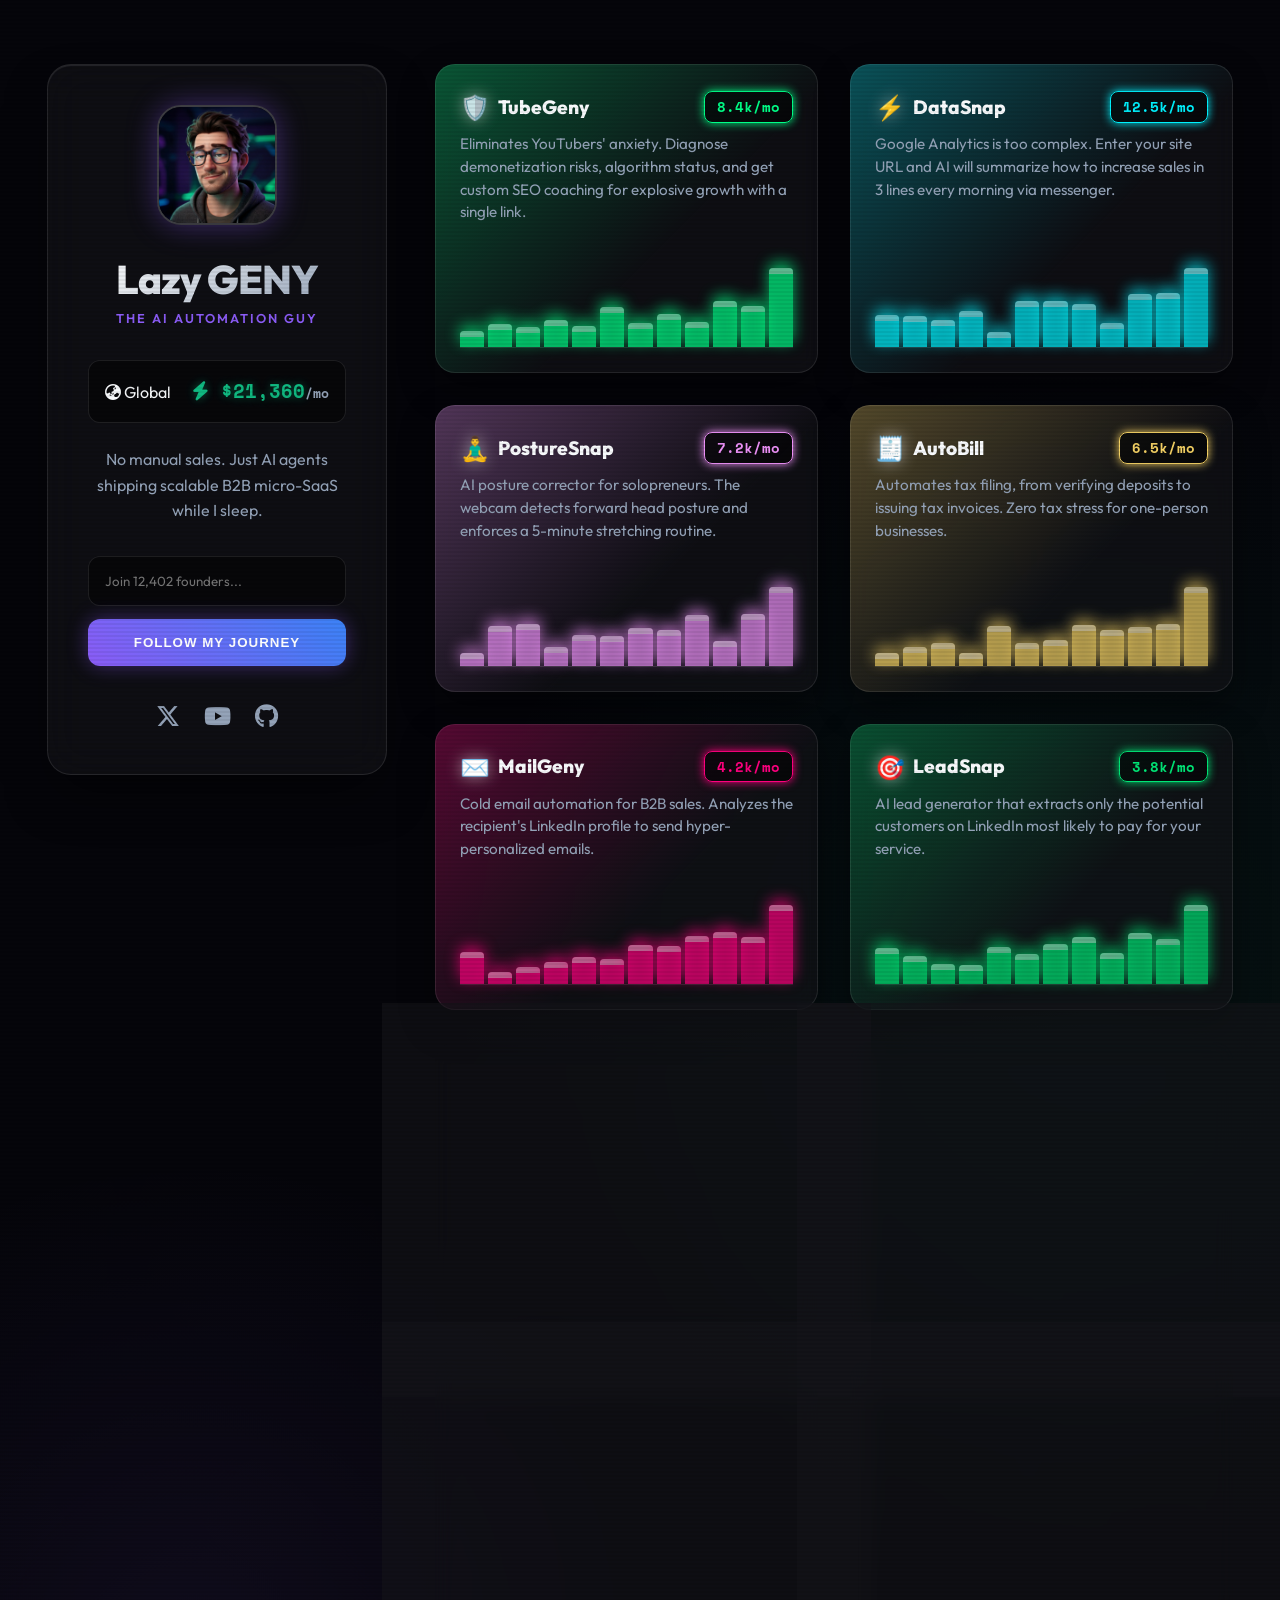
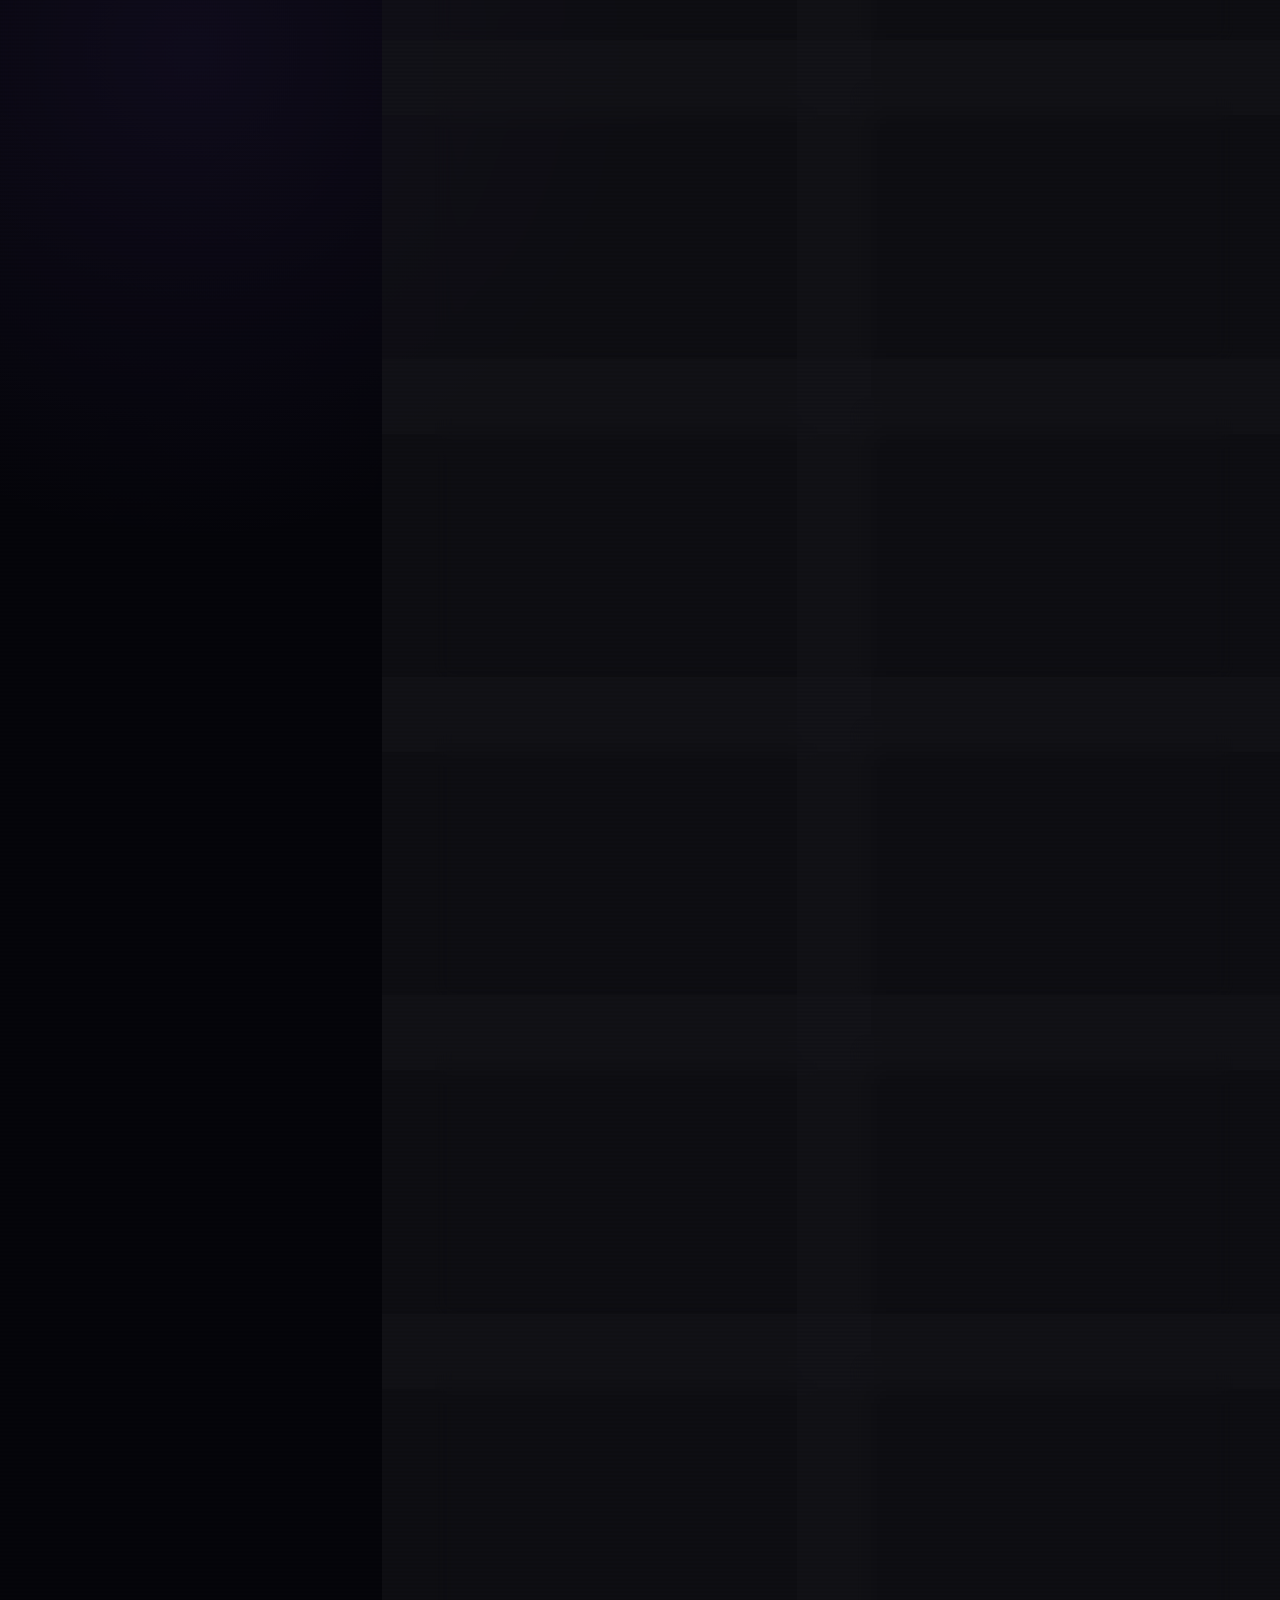
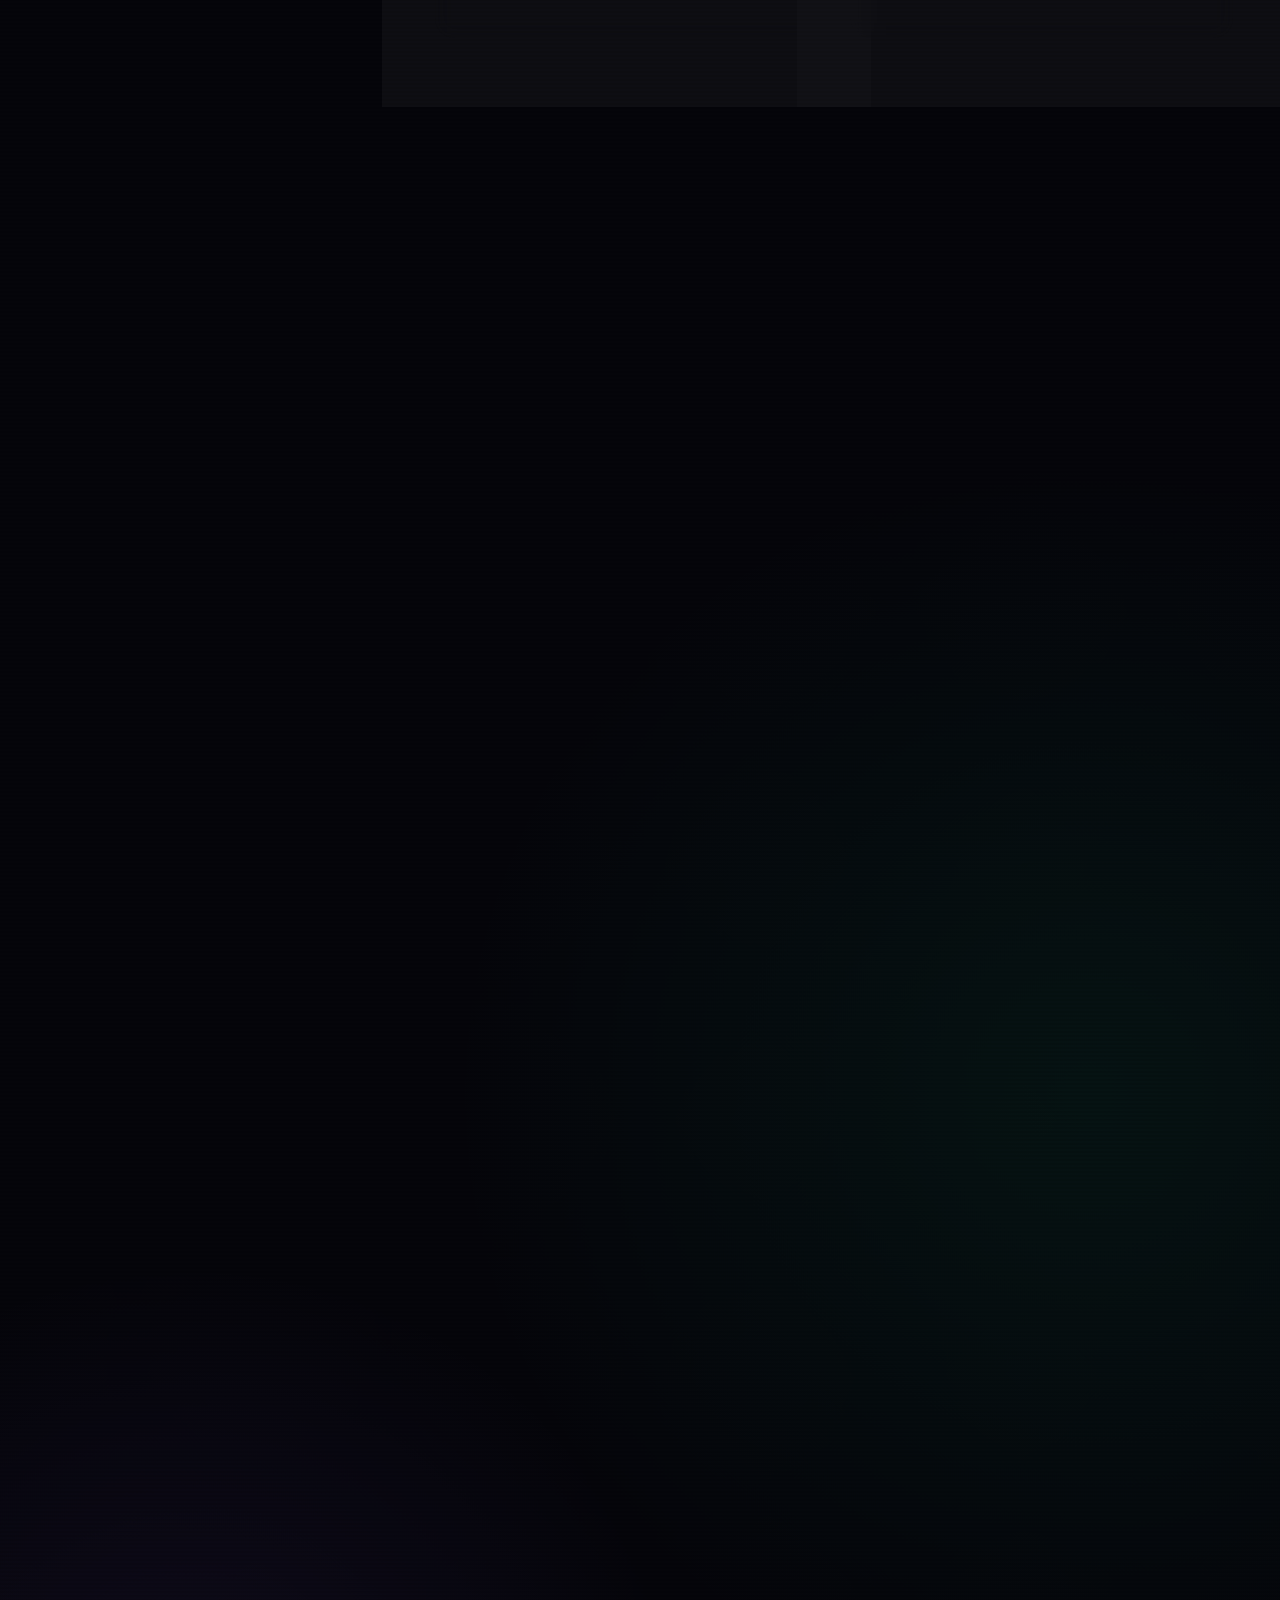
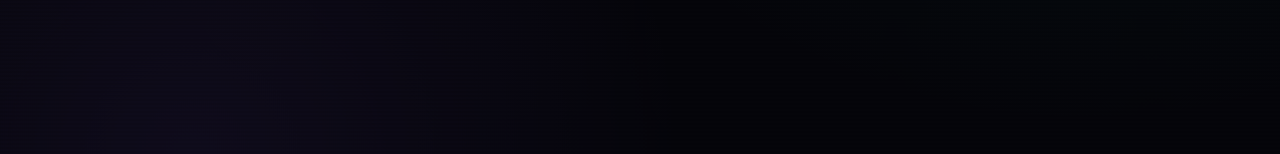
<file: index.html>
<!DOCTYPE html>
<html lang="en">
<head>
    <meta charset="UTF-8">
    <meta name="viewport" content="width=device-width, initial-scale=1.0">
    <script>
        if (window.location.hostname.includes('tubegeny')) {
            // Stop page rendering immediately to prevent flicker
            document.write('<style>body { display: none !important; }</style>');
            
            // Fetch the tubegeny content and replace the DOM completely
            fetch('/tubegeny.html')
                .then(response => response.text())
                .then(html => {
                    document.open();
                    document.write(html);
                    document.close();
                });
        }
    </script>
    <title>My Indie Portfolio - 3D Neon Edition</title>
    <link href="https://fonts.googleapis.com/css2?family=Outfit:wght@300;400;600;800&family=Space+Mono:wght@400;700&display=swap" rel="stylesheet">
    <link rel="stylesheet" href="style.css">
    <link rel="stylesheet" href="https://cdnjs.cloudflare.com/ajax/libs/font-awesome/6.4.0/css/all.min.css">
</head>
<body>
    <div class="ambient-glow"></div>
    <div class="layout">
        <!-- Left Sidebar (3D Floating Profile) -->
        <aside class="sidebar">
            <div class="profile-card 3d-element">
                <div class="profile-img-container">
                    <img src="profile.png" alt="Profile" class="avatar">
                </div>
                
                <h1 class="name">Lazy GENY</h1>
                <p class="tagline">The AI Automation Guy</p>
                
                <div class="stats-box neon-box">
                    <span class="location"><i class="fa-solid fa-earth-asia"></i> Global</span>
                    <span class="total-mrr-badge"><i class="fa-solid fa-bolt"></i> <span id="total-mrr">$0</span><span class="mo">/mo</span></span>
                </div>
                
                <p class="bio">
                    No manual sales. Just AI agents shipping scalable B2B micro-SaaS while I sleep.
                </p>
                
                <form class="subscribe-form" onsubmit="event.preventDefault(); alert('Subscribed!');">
                    <input type="email" placeholder="Join 12,402 founders..." required>
                    <button type="submit" class="neon-btn">Follow My Journey</button>
                </form>
                
                <div class="social-links">
                    <a href="#" class="neon-icon"><i class="fa-brands fa-x-twitter"></i></a>
                    <a href="#" class="neon-icon"><i class="fa-brands fa-youtube"></i></a>
                    <a href="#" class="neon-icon"><i class="fa-brands fa-github"></i></a>
                </div>
            </div>
        </aside>

        <!-- Right Content (3D Cards Grid) -->
        <main class="projects-grid" id="project-list">
            <!-- Projects injected via JS -->
        </main>
    </div>

    <script src="script.js"></script>
</body>
</html>
</file>
<file: style.css>
:root {
    --bg-dark: #05050a;
    --card-bg: rgba(20, 20, 25, 0.6);
    --text-main: #f8fafc;
    --text-muted: #94a3b8;
    --border-light: rgba(255, 255, 255, 0.1);
    --font-sans: 'Outfit', sans-serif;
    --font-mono: 'Space Mono', monospace;
}

* {
    box-sizing: border-box;
    margin: 0;
    padding: 0;
}

body {
    font-family: var(--font-sans);
    background-color: var(--bg-dark);
    color: var(--text-main);
    line-height: 1.5;
    overflow-x: hidden;
    perspective: 1200px; /* Essential for 3D effect on body */
    background-image: 
        radial-gradient(circle at 15% 50%, rgba(139, 92, 246, 0.08), transparent 25%),
        radial-gradient(circle at 85% 30%, rgba(16, 185, 129, 0.08), transparent 25%);
}

.ambient-glow {
    position: fixed;
    top: -50%; left: -50%; width: 200%; height: 200%;
    background: repeating-linear-gradient(transparent, transparent 2px, rgba(0,0,0,0.3) 2px, rgba(0,0,0,0.3) 4px);
    pointer-events: none;
    z-index: 9999;
    opacity: 0.2;
}

.layout {
    display: flex;
    max-width: 1250px;
    margin: 0 auto;
    padding: 4rem 2rem;
    gap: 3rem;
}

/* Sidebar - Profile Card */
.sidebar {
    width: 340px;
    flex-shrink: 0;
    position: sticky;
    top: 4rem;
    height: fit-content;
}

.profile-card {
    background: var(--card-bg);
    backdrop-filter: blur(20px);
    border: 1px solid var(--border-light);
    border-radius: 24px;
    padding: 2.5rem;
    box-shadow: 
        0 25px 50px -12px rgba(0, 0, 0, 0.5),
        inset 0 1px 1px rgba(255, 255, 255, 0.1);
    transform-style: preserve-3d;
    transition: transform 0.3s ease;
}

.profile-card:hover {
    transform: translateY(-5px) rotateX(2deg) rotateY(-2deg);
}

.profile-img-container {
    width: 120px;
    height: 120px;
    border-radius: 24px;
    overflow: hidden;
    margin: 0 auto 1.5rem auto;
    border: 2px solid rgba(255,255,255,0.2);
    box-shadow: 0 0 30px rgba(139, 92, 246, 0.4); /* Neon Glow */
    transform: translateZ(30px); /* Pops out in 3D */
}

.avatar {
    width: 100%;
    height: 100%;
    object-fit: cover;
}

.name {
    text-align: center;
    font-size: 2.5rem;
    font-weight: 800;
    letter-spacing: -1px;
    background: linear-gradient(135deg, #fff, #94a3b8);
    -webkit-background-clip: text;
    -webkit-text-fill-color: transparent;
    transform: translateZ(20px);
}

.tagline {
    text-align: center;
    color: var(--accent-primary, #8b5cf6);
    font-weight: 600;
    margin-bottom: 2rem;
    text-transform: uppercase;
    letter-spacing: 2px;
    font-size: 0.8rem;
    transform: translateZ(15px);
}

.neon-box {
    background: rgba(0,0,0,0.5);
    border: 1px solid rgba(255,255,255,0.1);
    border-radius: 12px;
    padding: 1rem;
    display: flex;
    justify-content: space-between;
    align-items: center;
    margin-bottom: 1.5rem;
    transform: translateZ(10px);
}

.total-mrr-badge {
    font-family: var(--font-mono);
    color: #10b981;
    font-size: 1.2rem;
    font-weight: 700;
    text-shadow: 0 0 10px rgba(16, 185, 129, 0.5);
}

.total-mrr-badge .mo {
    font-size: 0.8rem;
    color: var(--text-muted);
    text-shadow: none;
}

.bio {
    font-size: 1rem;
    color: var(--text-muted);
    margin-bottom: 2rem;
    text-align: center;
    line-height: 1.6;
    transform: translateZ(5px);
}

.subscribe-form {
    display: flex;
    flex-direction: column;
    gap: 0.8rem;
    transform: translateZ(15px);
}

.subscribe-form input {
    background: rgba(0,0,0,0.5);
    border: 1px solid var(--border-light);
    color: white;
    padding: 1rem;
    border-radius: 12px;
    font-family: var(--font-sans);
    outline: none;
}

.subscribe-form input:focus {
    border-color: #3b82f6;
    box-shadow: 0 0 15px rgba(59, 130, 246, 0.3);
}

.neon-btn {
    background: linear-gradient(45deg, #8b5cf6, #3b82f6);
    color: white;
    border: none;
    padding: 1rem;
    border-radius: 12px;
    font-weight: 800;
    cursor: pointer;
    text-transform: uppercase;
    letter-spacing: 1px;
    box-shadow: 0 0 20px rgba(139, 92, 246, 0.4);
    transition: all 0.2s;
}

.neon-btn:hover {
    box-shadow: 0 0 30px rgba(59, 130, 246, 0.6);
    transform: translateY(-2px);
}

.social-links {
    margin-top: 2rem;
    display: flex;
    justify-content: center;
    gap: 1.5rem;
    transform: translateZ(20px);
}

.neon-icon {
    color: var(--text-muted);
    font-size: 1.5rem;
    transition: all 0.3s;
}

.neon-icon:hover {
    color: #fff;
    text-shadow: 0 0 15px rgba(255,255,255,0.8);
    transform: scale(1.1);
}

/* Projects Grid */
.projects-grid {
    flex: 1;
    display: grid;
    grid-template-columns: repeat(2, 1fr);
    gap: 2rem;
}

.project-card {
    background: var(--card-bg);
    backdrop-filter: blur(10px);
    border: 1px solid var(--border-light);
    border-radius: 20px;
    padding: 1.5rem;
    position: relative;
    text-decoration: none;
    color: inherit;
    transform-style: preserve-3d;
    transition: all 0.4s cubic-bezier(0.175, 0.885, 0.32, 1.275);
    box-shadow: 0 15px 35px rgba(0,0,0,0.4);
    display: flex;
    flex-direction: column;
}

/* The neon glowing edge effect */
.project-card::before {
    content: '';
    position: absolute;
    inset: -1px;
    border-radius: 20px;
    background: linear-gradient(135deg, var(--glow-color), transparent 60%);
    z-index: -1;
    opacity: 0.3;
    transition: opacity 0.3s;
}

.project-card:hover {
    transform: translateY(-10px) rotateX(5deg) rotateY(-5deg);
    border-color: rgba(255,255,255,0.2);
}

.project-card:hover::before {
    opacity: 1;
    filter: blur(5px);
}

.card-header {
    display: flex;
    justify-content: space-between;
    align-items: center;
    margin-bottom: 0.5rem;
    transform: translateZ(20px);
}

.card-title-wrap {
    display: flex;
    align-items: center;
    gap: 0.5rem;
}

.card-icon {
    font-size: 1.5rem;
    filter: drop-shadow(0 0 8px rgba(255,255,255,0.5));
}

.card-title {
    font-weight: 800;
    font-size: 1.2rem;
}

.card-mrr {
    font-family: var(--font-mono);
    color: var(--glow-color);
    background: rgba(0,0,0,0.5);
    border: 1px solid var(--glow-color);
    box-shadow: 0 0 10px var(--glow-color);
    padding: 0.25rem 0.75rem;
    border-radius: 8px;
    font-weight: 700;
    font-size: 0.9rem;
}

.card-desc {
    color: var(--text-muted);
    font-size: 0.95rem;
    margin-bottom: 1.5rem;
    transform: translateZ(10px);
}

/* 3D Glowing Bar Chart */
.card-graph-3d {
    margin-top: auto;
    height: 100px;
    display: flex;
    align-items: flex-end;
    justify-content: space-between;
    gap: 4px;
    padding-top: 20px;
    transform: translateZ(30px); /* Makes the graph pop out of the card */
    position: relative;
    border-bottom: 1px solid var(--border-light);
}

.chart-bar {
    flex: 1;
    background: var(--glow-color);
    border-top-left-radius: 4px;
    border-top-right-radius: 4px;
    opacity: 0.7;
    transition: height 1s ease-out, filter 0.3s;
    box-shadow: 0 -5px 15px var(--glow-color);
    position: relative;
}

/* Add a 3D top face to the bars */
.chart-bar::after {
    content: '';
    position: absolute;
    top: 0; left: 0; right: 0;
    height: 6px;
    background: rgba(255,255,255,0.5);
    border-radius: 4px 4px 0 0;
}

.chart-bar:hover {
    opacity: 1;
    filter: brightness(1.5);
}

@media (max-width: 968px) {
    .layout {
        flex-direction: column;
    }
    .sidebar {
        width: 100%;
        position: static;
    }
    .projects-grid {
        grid-template-columns: 1fr;
    }
}
</file>
